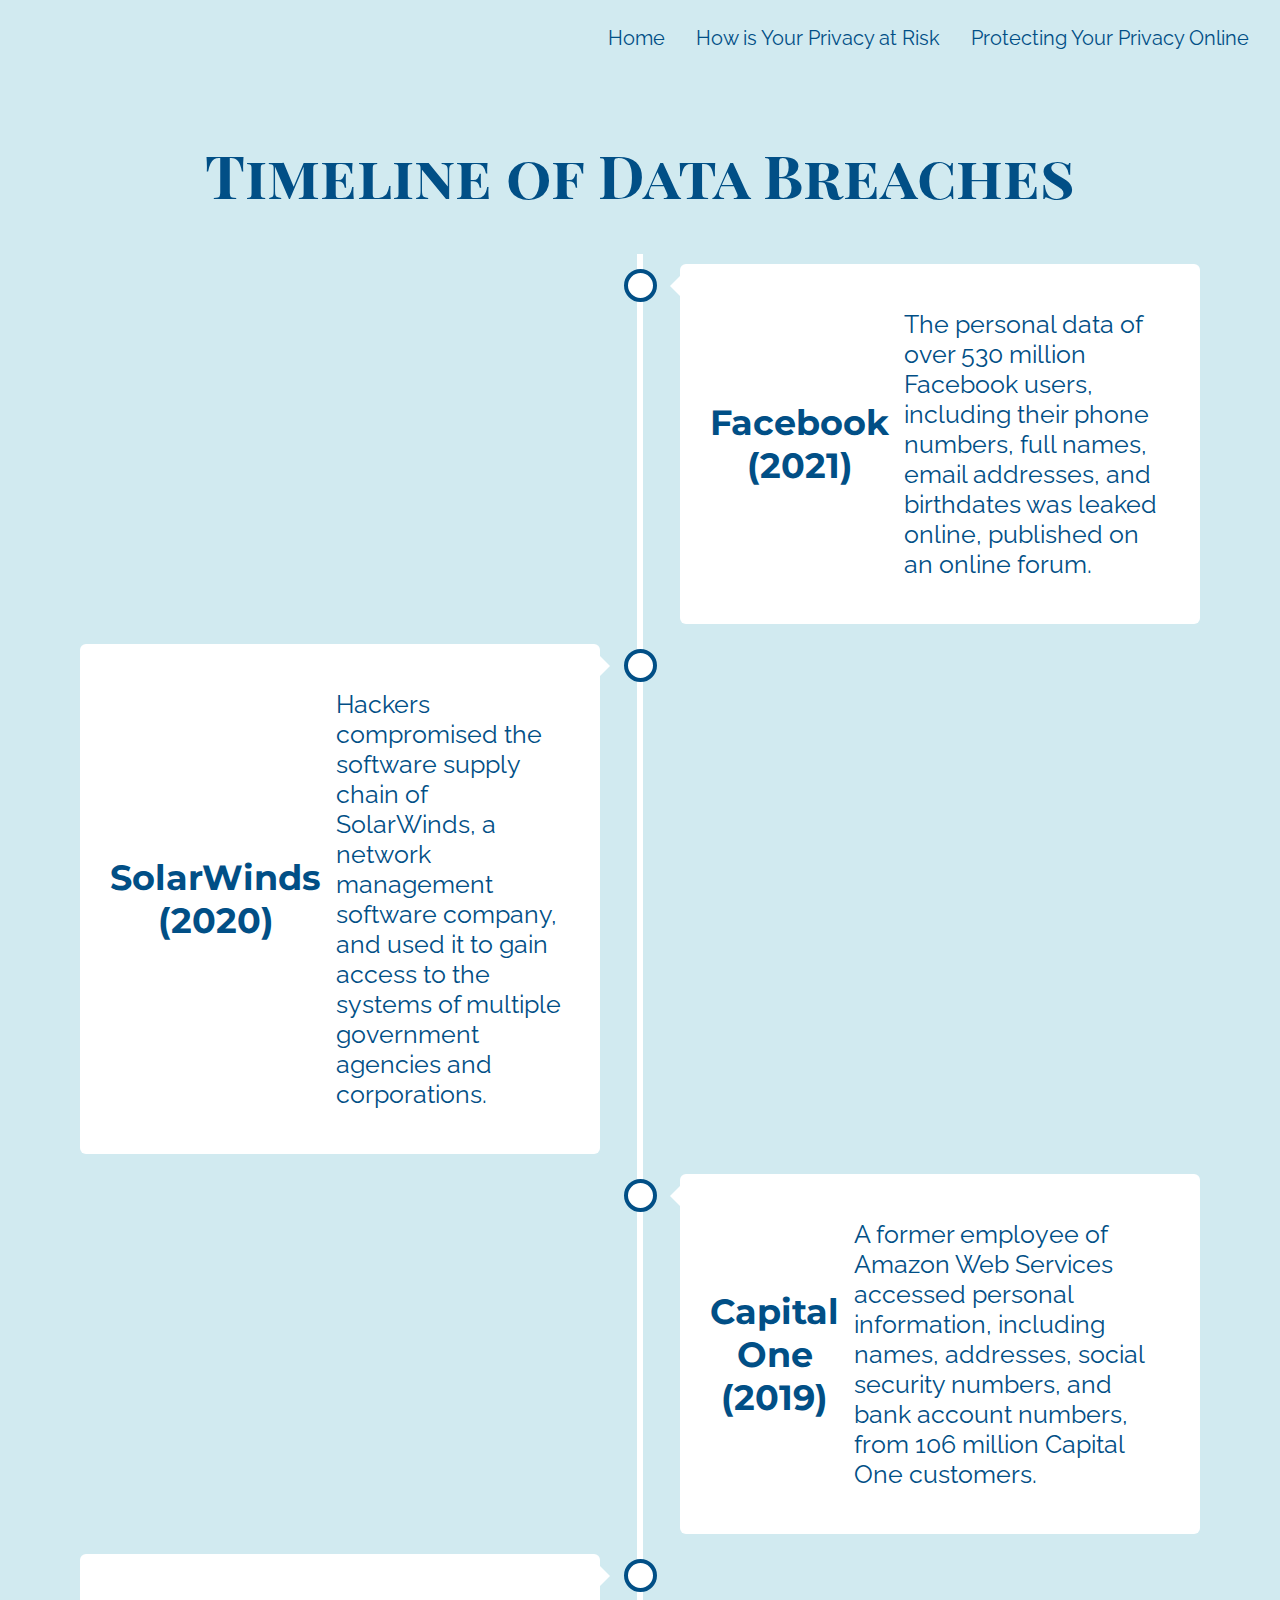
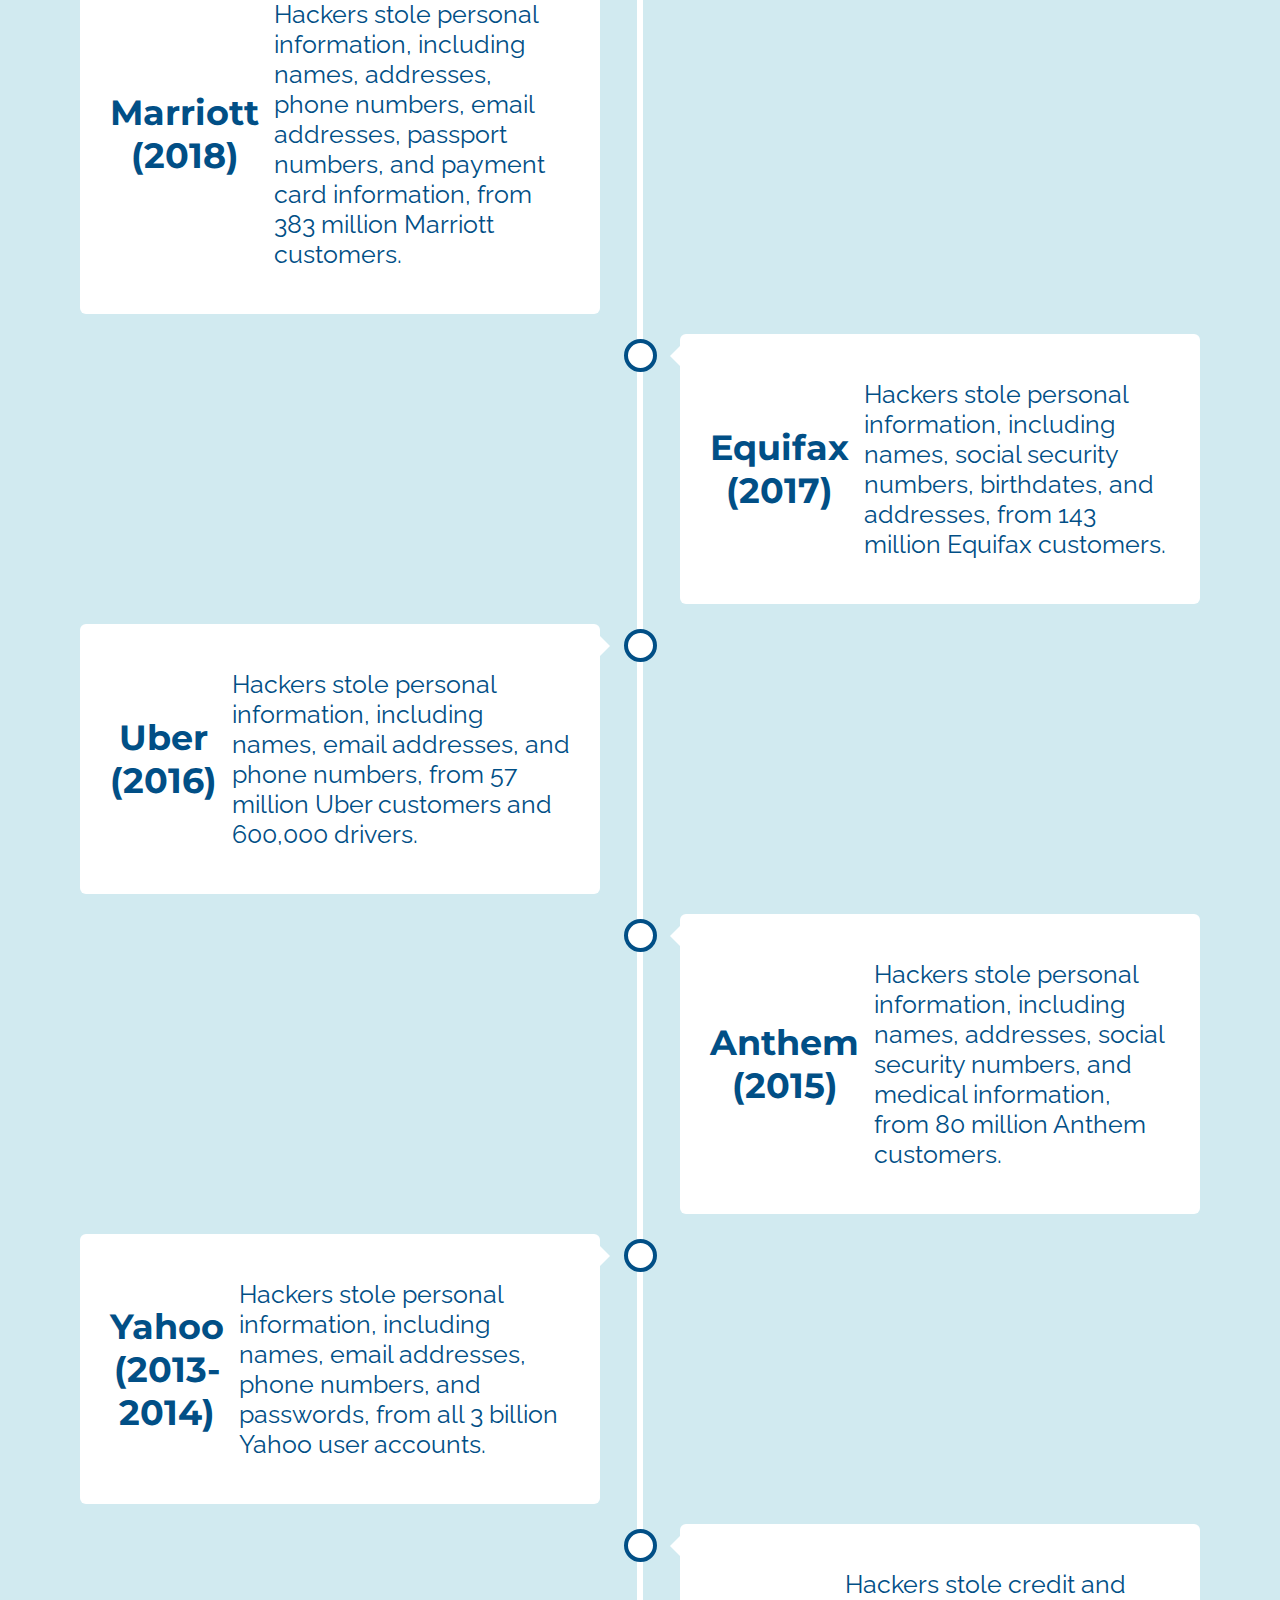
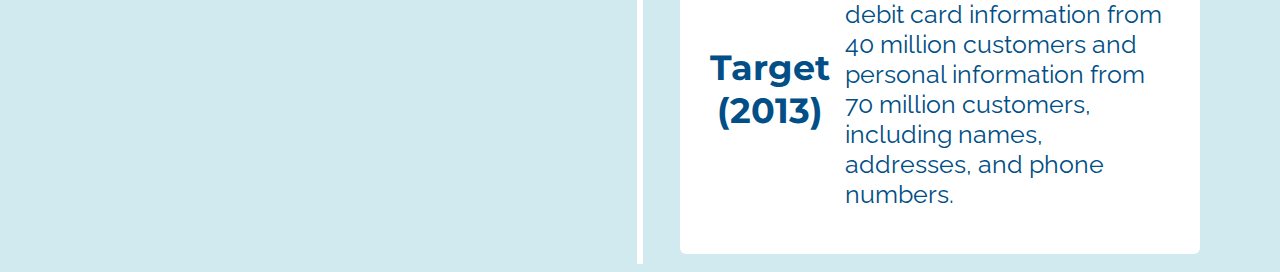
<file: history.html>
<!DOCTYPE html>
<html lang="en">
<head>
    <link href="https://fonts.googleapis.com/css2?family=Montserrat&family=Playfair+Display+SC:wght@700&family=Raleway:wght@500&display=swap" rel="stylesheet">    <link rel="stylesheet" href="styles.css">
    <link rel="stylesheet" href="history-styles.css" >
    <meta charset="UTF-8">
    <meta http-equiv="X-UA-Compatible" content="IE=edge">
    <meta name="viewport" content="width=device-width, initial-scale=1.0">
    <title>History of Data Breaches</title>
</head>
<body>
<div class="fade-in">
    <header>
        <nav>
            <ul class="nav-links">                
                <li><a href="protect.html">Protecting Your Privacy Online</a></li>
                <li><a href="intro.html">How is Your Privacy at Risk</a></li>
                <li><a href="index.html">Home</a></li>
            </ul>
        </nav>
    </header>
    <br><br>
    <h1 id="regular-h1">Timeline of Data Breaches</h1>
    
    
    <div class="timeline">
        <div class="container right">
            <div class="content">
            <h2>Facebook (2021)</h2>
            <p>
                The personal data of over 530 million Facebook users, including their phone numbers,
                full names, email addresses, and birthdates was leaked online, published on an online forum. 
            </p>
            </div>
        </div>
        <div class="container left">
            <div class="content">
            <h2>SolarWinds (2020)</h2>
            <p>
                Hackers compromised the software supply chain of SolarWinds, a network management 
                software company, and used it to gain access to the systems of multiple government 
                agencies and corporations.
            </p>
            </div>
        </div>
        <div class="container right">
            <div class="content">
            <h2>Capital One (2019)</h2>
            <p>
                A former employee of Amazon Web Services accessed personal information, including 
                names, addresses, social security numbers, and bank account numbers, from 106 million 
                Capital One customers.
            </p>
            </div>
        </div>
        <div class="container left">
            <div class="content">
            <h2>Marriott (2018)</h2>
            <p>
                Hackers stole personal information, including names, addresses, phone numbers,
                email addresses, passport numbers, and payment card information, from 383 million 
                Marriott customers.
            </p>
          </div>
        </div>
        <div class="container right">
          <div class="content">
            <h2>Equifax (2017)</h2>
            <p>
                Hackers stole personal information, including names, social security numbers, 
                birthdates, and addresses, from 143 million Equifax customers.
            </p>
          </div>
        </div>
        <div class="container left">
          <div class="content">
            <h2>Uber (2016)</h2>
            <p>
                Hackers stole personal information, including names, email addresses, and 
                phone numbers, from 57 million Uber customers and 600,000 drivers.
            </p>
          </div>
        </div>
        <div class="container right">
          <div class="content">
            <h2>Anthem (2015)</h2>
            <p>
                Hackers stole personal information, including names, addresses, social 
                security numbers, and medical information, from 80 million Anthem customers.
            </p>
          </div>
        </div>
        <div class="container left">
          <div class="content">
            <h2>Yahoo (2013-2014)</h2><br>
            <p>
                Hackers stole personal information, including names, email addresses, 
                phone numbers, and passwords, from all 3 billion Yahoo user accounts.
            </p>
          </div>
        </div>
        <div class="container right">
          <div class="content">
            <h2>Target (2013)</h2>
            <p>
                Hackers stole credit and debit card information from 40 million customers and 
                personal information from 70 million customers, including names, addresses, and 
                phone numbers.
            </p>
          </div>
        </div>
      </div>
      
    

</div>
</body>
</html>

<script src="scripts.js"></script>
</file>
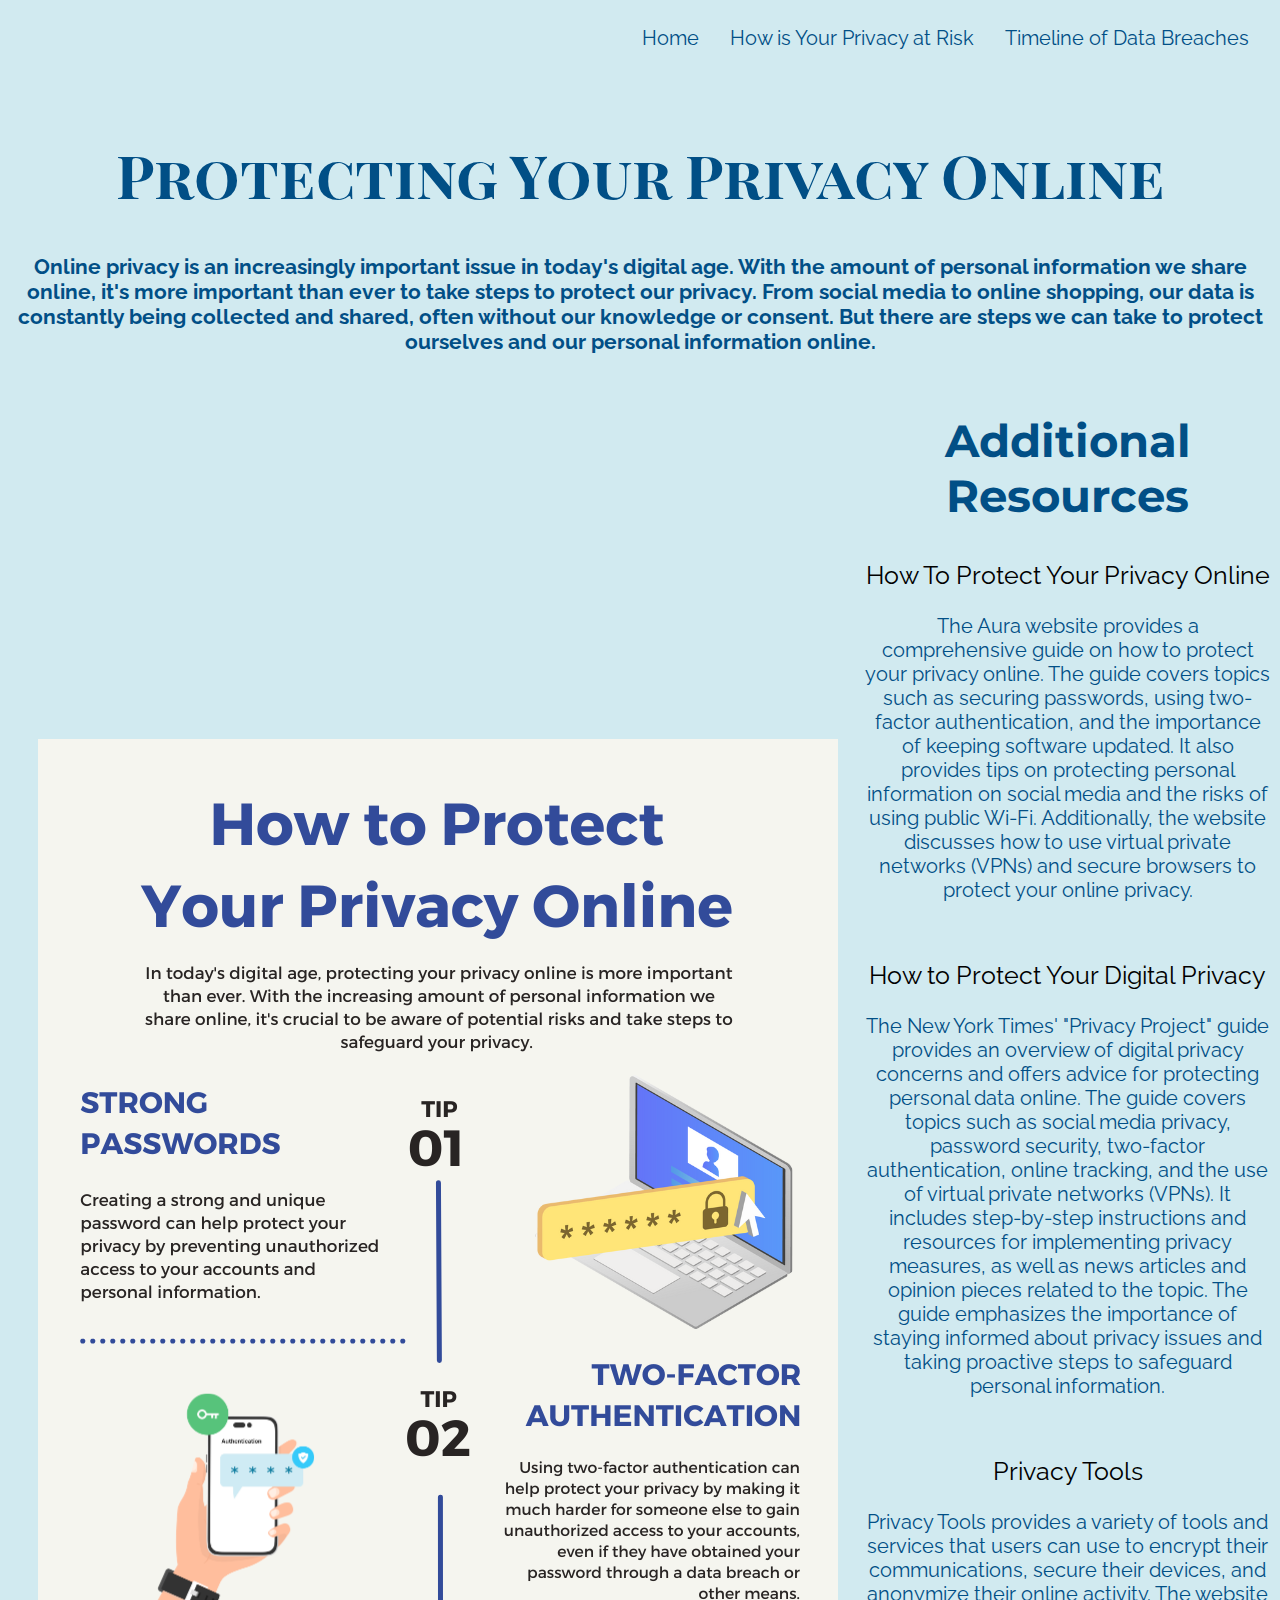
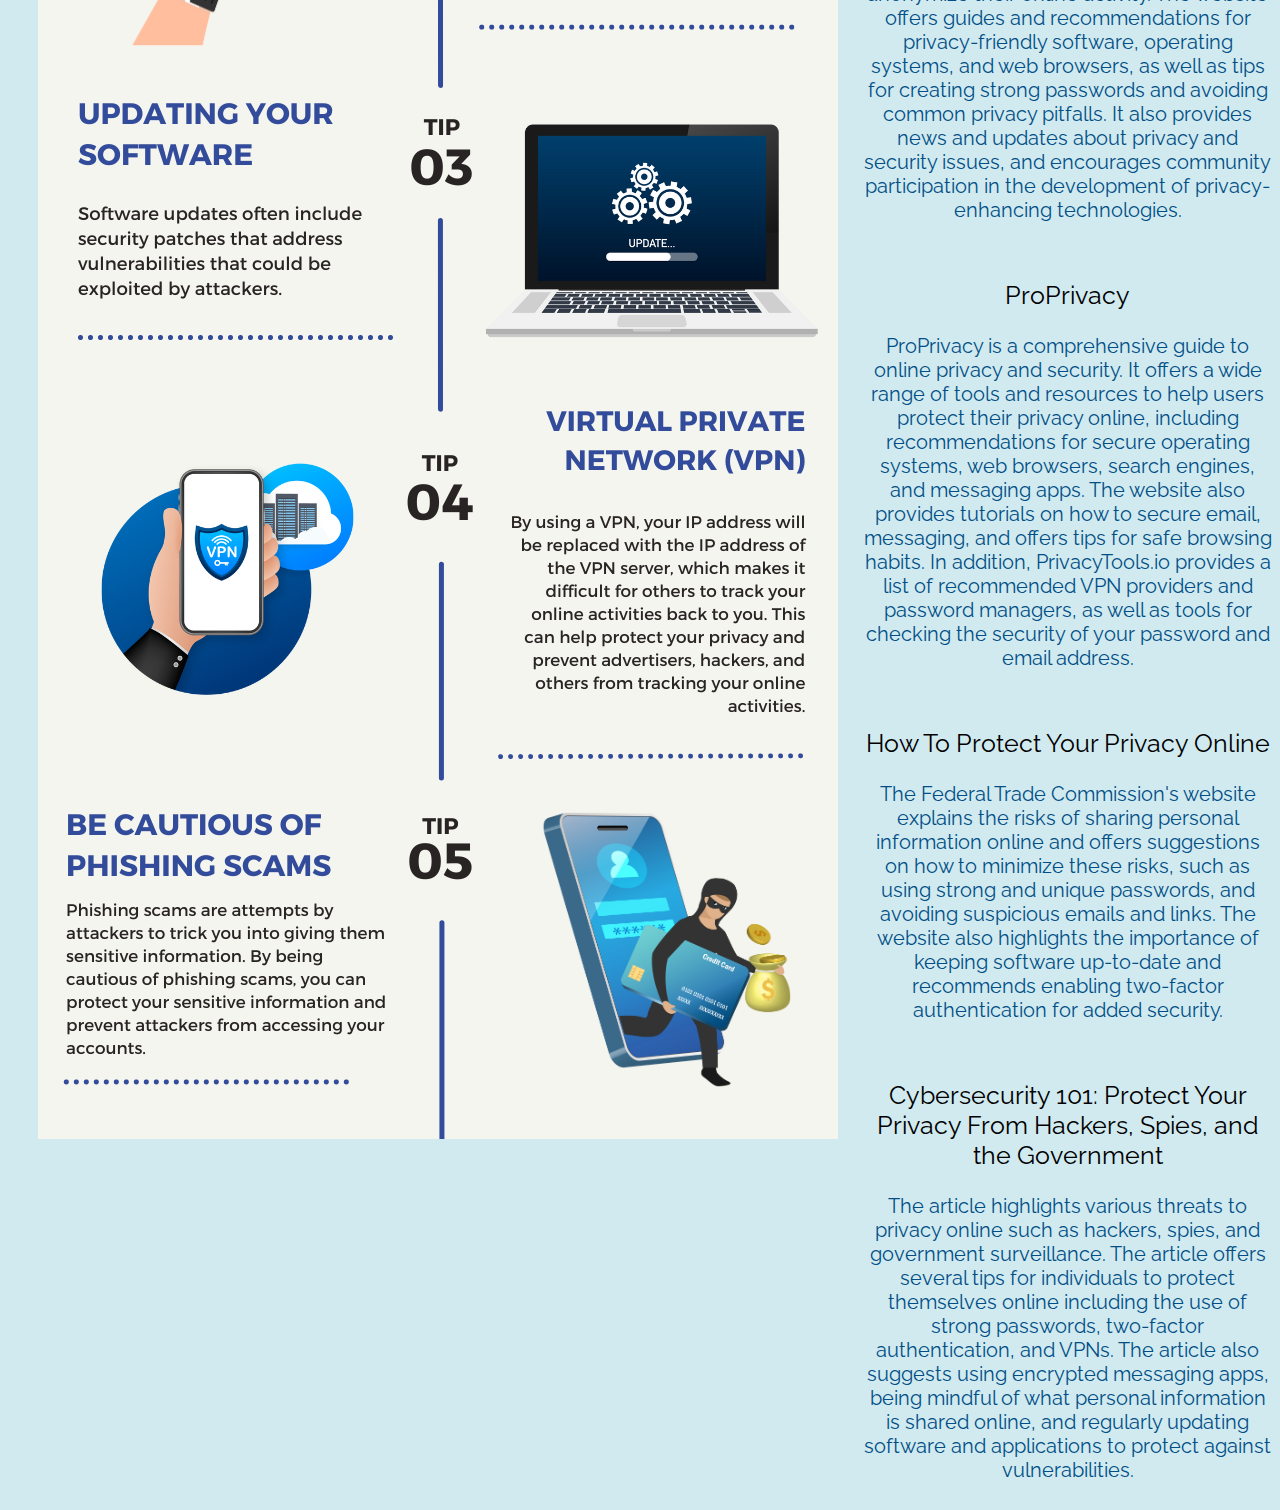
<file: protect.html>
<!DOCTYPE html>
<html lang="en">
<head>
    <link href="https://fonts.googleapis.com/css2?family=Montserrat&family=Playfair+Display+SC:wght@700&family=Raleway:wght@500&display=swap" rel="stylesheet">    <link rel="stylesheet" href="styles.css">
    <link rel="stylesheet" href="styles.css" >
    <meta charset="UTF-8">
    <meta http-equiv="X-UA-Compatible" content="IE=edge">
    <meta name="viewport" content="width=device-width, initial-scale=1.0">
    <title>Protecting Your Privacy Online</title>
</head>
<body>
<div class="fade-in">
    <header>
        <nav>
            <ul class="nav-links">                
                <li><a href="history.html">Timeline of Data Breaches</a></li>
                <li><a href="intro.html">How is Your Privacy at Risk</a></li>
                <li><a href="index.html">Home</a></li>
            </ul>
        </nav>
    </header>
    <br><br>
    <h1 id="regular-h1">Protecting Your Privacy Online</h1>
    <div class="intro-privacy">
        <h3>
            Online privacy is an increasingly important issue in today's digital age. With the amount 
            of personal information we share online, it's more important than ever to take steps to 
            protect our privacy. From social media to online shopping, our data is constantly being 
            collected and shared, often without our knowledge or consent. But there are steps we can 
            take to protect ourselves and our personal information online. 
        </h3>
    </div>
    <div class="content">
    
        <img src="tips_privacy.png">
    

    <div class="resources">
        <h2>Additional Resources</h2>

        <p> 
            <a href="https://www.aura.com/learn/how-to-protect-your-privacy-online">How To Protect Your Privacy Online</a><br><br>
            The Aura website provides a comprehensive guide on how to protect your privacy online. The guide covers topics such 
            as securing passwords, using two-factor authentication, and the importance of keeping software updated. It also provides
            tips on protecting personal information on social media and the risks of using public Wi-Fi. Additionally, the website 
            discusses how to use virtual private networks (VPNs) and secure browsers to protect your online privacy.
        </p><br>
        
        <p>
            <a href="https://www.nytimes.com/guides/privacy-project/how-to-protect-your-digital-privacy">How to Protect Your Digital Privacy</a><br><br>
            The New York Times' "Privacy Project" guide provides an overview of digital privacy concerns and offers advice for protecting personal 
            data online. The guide covers topics such as social media privacy, password security, two-factor authentication, online tracking, and 
            the use of virtual private networks (VPNs). It includes step-by-step instructions and resources for implementing privacy measures, as 
            well as news articles and opinion pieces related to the topic. The guide emphasizes the importance of staying informed about privacy 
            issues and taking proactive steps to safeguard personal information.
        
        </p><br>
        
        <p>
            <a href="https://www.privacytools.io/">Privacy Tools</a><br><br>
            Privacy Tools provides a variety of tools and services that users can use to encrypt their communications, secure their devices, and 
            anonymize their online activity. The website offers guides and recommendations for privacy-friendly software, operating systems, and 
            web browsers, as well as tips for creating strong passwords and avoiding common privacy pitfalls. It also provides news and updates 
            about privacy and security issues, and encourages community participation in the development of privacy-enhancing technologies. 
        </p><br>
        
        <p>
            <a href="https://www.privacytools.io/">ProPrivacy</a><br><br>
            ProPrivacy is a comprehensive guide to online privacy and security. It offers a wide range of tools and resources to help users protect 
            their privacy online, including recommendations for secure operating systems, web browsers, search engines, and messaging apps. The website 
            also provides tutorials on how to secure email, messaging, and offers tips for safe browsing habits. In addition, PrivacyTools.io 
            provides a list of recommended VPN providers and password managers, as well as tools for checking the security of your password and email address. 
        </p><br>

        <p>
            <a href="https://consumer.ftc.gov/articles/how-protect-your-privacy-online">How To Protect Your Privacy Online</a><br><br>
            The Federal Trade Commission's website explains the risks of sharing personal information online and offers suggestions on how to minimize these risks, 
            such as using strong and unique passwords, and avoiding suspicious emails and links. The website also highlights the importance of keeping software up-to-date 
            and recommends enabling two-factor authentication for added security. 
        </p><br>

        <p> 
            <a href="https://www.zdnet.com/article/online-security-101-how-to-protect-your-privacy-from-hackers-spies-and-the-government/">
                Cybersecurity 101: Protect Your Privacy From Hackers, Spies, and the Government
            </a><br><br>
            The article highlights various threats to privacy online such as hackers, spies, and government surveillance. The article offers several tips for individuals to protect 
            themselves online including the use of strong passwords, two-factor authentication, and VPNs. The article also suggests using encrypted messaging apps, being 
            mindful of what personal information is shared online, and regularly updating software and applications to protect against vulnerabilities. 

        
        
    </div>
    </div>
</div>
</body>
</html>

<script src="scripts.js"></script>
</file>
<file: styles.css>
body{
    background-color: #d1eaf0;
    color: #014f86;
}

#regular-h1{
    font-family: 'Playfair Display SC', serif;
    font-size: 60px;
    text-align: center;
}

h2{
    font-family: 'Montserrat', sans-serif;
    font-size: 45px;
    text-align: center;
}

.centered {
    font-size: 50px;
    text-align: center;
    font-family: 'Playfair Display SC', serif;
    margin-top: -35px;
}

.paragraph{
    text-align: center;
    width: 1000px;
    margin: auto;
    font-size: 20px;
    font-family: 'Raleway', sans-serif;
}

.parent-container{
    display: flex;
    justify-content: center;
    
    margin-top: 10vh;
}

 nav ul{
    list-style-type: none;
    margin: 0;
    padding: 0;
    overflow: hidden;
}

.nav-links li {
    margin-right: 15px;
    margin-top: 10px;
    float: right;
    font-size: 20px;
    font-family: 'Raleway', sans-serif;    
}

.nav-links li a{
    display: block;
    padding: 8px;
    color: #014f86;
    text-decoration: none;
    
}

.nav-links a:hover{
    box-shadow: 0px 0px 10px #014f86;
}

.intro{
    text-align: justify;
    margin-left: auto;
    margin-right: auto;
    font-family: 'Raleway', sans-serif;    
    font-size: 20px;
    width: 1000px;
    padding-left: 5px;
    padding-right: 20px ;

}

.fade-in {
    opacity: 0;
    visibility: hidden;
    transition: opacity 3s ease-in-out;
}
  
.fade-in.active {
    opacity: 1;
    visibility: visible;
}
  
.content{
    display: flex;
    align-items: center;
    justify-content: center;
}

.content img{
    margin-left: 30px;
    margin-right: 25px;
    margin-bottom: 20px;
}

.pics{
    display: flex;
    justify-content: center;
}

.pics img{
    margin: auto;
}

.hover-effect {
    transition: all 0.3s ease-in-out;
  }
  
.hover-effect:hover {
    transform: scale(1.2);
}
  

.intro-privacy{
    text-align: center;
    width: 1250px;
    margin: auto;
    font-size: 18px;
    font-family: 'Raleway', sans-serif;
}

.content p{
    font-size: 20px;
    font-family: 'Raleway', sans-serif;   
    color: #014f86
}

.content img{
    margin-top: 20px;
}

.resources{
    width: 700px;
}
.content a{
    font-size: 25px;
    font-family: 'Raleway', sans-serif; 
    text-decoration: none;   
    color: black
}


.content a:hover{
    color: #014f86;
}


.resources{
    text-align: center;
}
</file>
<file: history-styles.css>
body{
    background-color: #d1eaf0;
    color: #014f86;
}

#regular-h1{
    font-family: 'Playfair Display SC', serif;
    font-size: 60px;
    text-align: center;
}

h2{
    font-family: 'Montserrat', sans-serif;
    font-size: 35px;
    
}

 nav ul{
    list-style-type: none;
    margin: 0;
    padding: 0;
    overflow: hidden;
}

.nav-links li {
    margin-right: 15px;
    margin-top: 10px;
    float: right;
    font-size: 20px;
    font-family: 'Raleway', sans-serif;    
}

.nav-links li a{
    display: block;
    padding: 8px;
    color: #014f86;
    text-decoration: none;
    
}

a:hover{
    box-shadow: 0px 0px 10px #014f86;
}

.fade-in {
    opacity: 0;
    visibility: hidden;
    transition: opacity 3s ease-in-out;
}
  
.fade-in.active {
    opacity: 1;
    visibility: visible;
}

* {
    box-sizing: border-box;
  }
  
/*
    using from W3 to create a vertical timeline
    "How TO - Timeline"
    https://www.w3schools.com/howto/howto_css_timeline.asp
*/

.timeline {
    position: relative;
    max-width: 1200px;
    margin: 0 auto;
}
  
  /* The actual timeline (the vertical ruler) */
.timeline::after {
    content: '';
    position: absolute;
    width: 6px;
    background-color: white;
    top: 0;
    bottom: 0;
    left: 50%;
    margin-left: -3px;
}
  
  /* Container around content */
.container {
    padding: 10px 40px;
    position: relative;
    background-color: inherit;
    width: 50%;
}
  
  /* The circles on the timeline */
.container::after {
    content: '';
    position: absolute;
    width: 25px;
    height: 25px;
    right: -17px;
    background-color: white;
    border: 4px solid #014f86;
    top: 15px;
    border-radius: 50%;
    z-index: 1;
}
  
  /* Place the container to the left */
.left {
    left: 0;
}
  
  /* Place the container to the right */
.right {
    left: 50%;
}
  
  /* Add arrows to the left container (pointing right) */
.left::before {
    content: " ";
    height: 0;
    position: absolute;
    top: 22px;
    width: 0;
    z-index: 1;
    right: 30px;
    border: medium solid white;
    border-width: 10px 0 10px 10px;
    border-color: transparent transparent transparent white;
}
  
  /* Add arrows to the right container (pointing left) */
.right::before {
    content: " ";
    height: 0;
    position: absolute;
    top: 22px;
    width: 0;
    z-index: 1;
    left: 30px;
    border: medium solid white;
    border-width: 10px 10px 10px 0;
    border-color: transparent white transparent transparent;
}
  
  /* Fix the circle for containers on the right side */
.right::after {
    left: -16px;
}
  
  /* The actual content */
.content {
    padding: 20px 30px;
    background-color: white;
    position: relative;
    border-radius: 6px;
}
  
  /* Media queries - Responsive timeline on screens less than 600px wide */
@media screen and (max-width: 600px) {
  /* Place the timelime to the left */
    .timeline::after {
        left: 31px;
    }
  
  /* Full-width containers */
    .container {
        width: 100%;
        padding-left: 70px;
        padding-right: 25px;
    }
  
  /* Make sure that all arrows are pointing leftwards */
    .container::before {
        left: 60px;
        border: medium solid white;
        border-width: 10px 10px 10px 0;
        border-color: transparent white transparent transparent;
    }
  
  /* Make sure all circles are at the same spot */
    .left::after, .right::after {
        left: 15px;
    }
  
  /* Make all right containers behave like the left ones */
    .right {
        left: 0%;
    }
}

.content p{
    font-size: 25px;
}

.content h2 {
    margin-right: 15px;
}

.content:hover {
  transform: scale(1.1);
  transition: all 0.3s ease;
}
</file>
